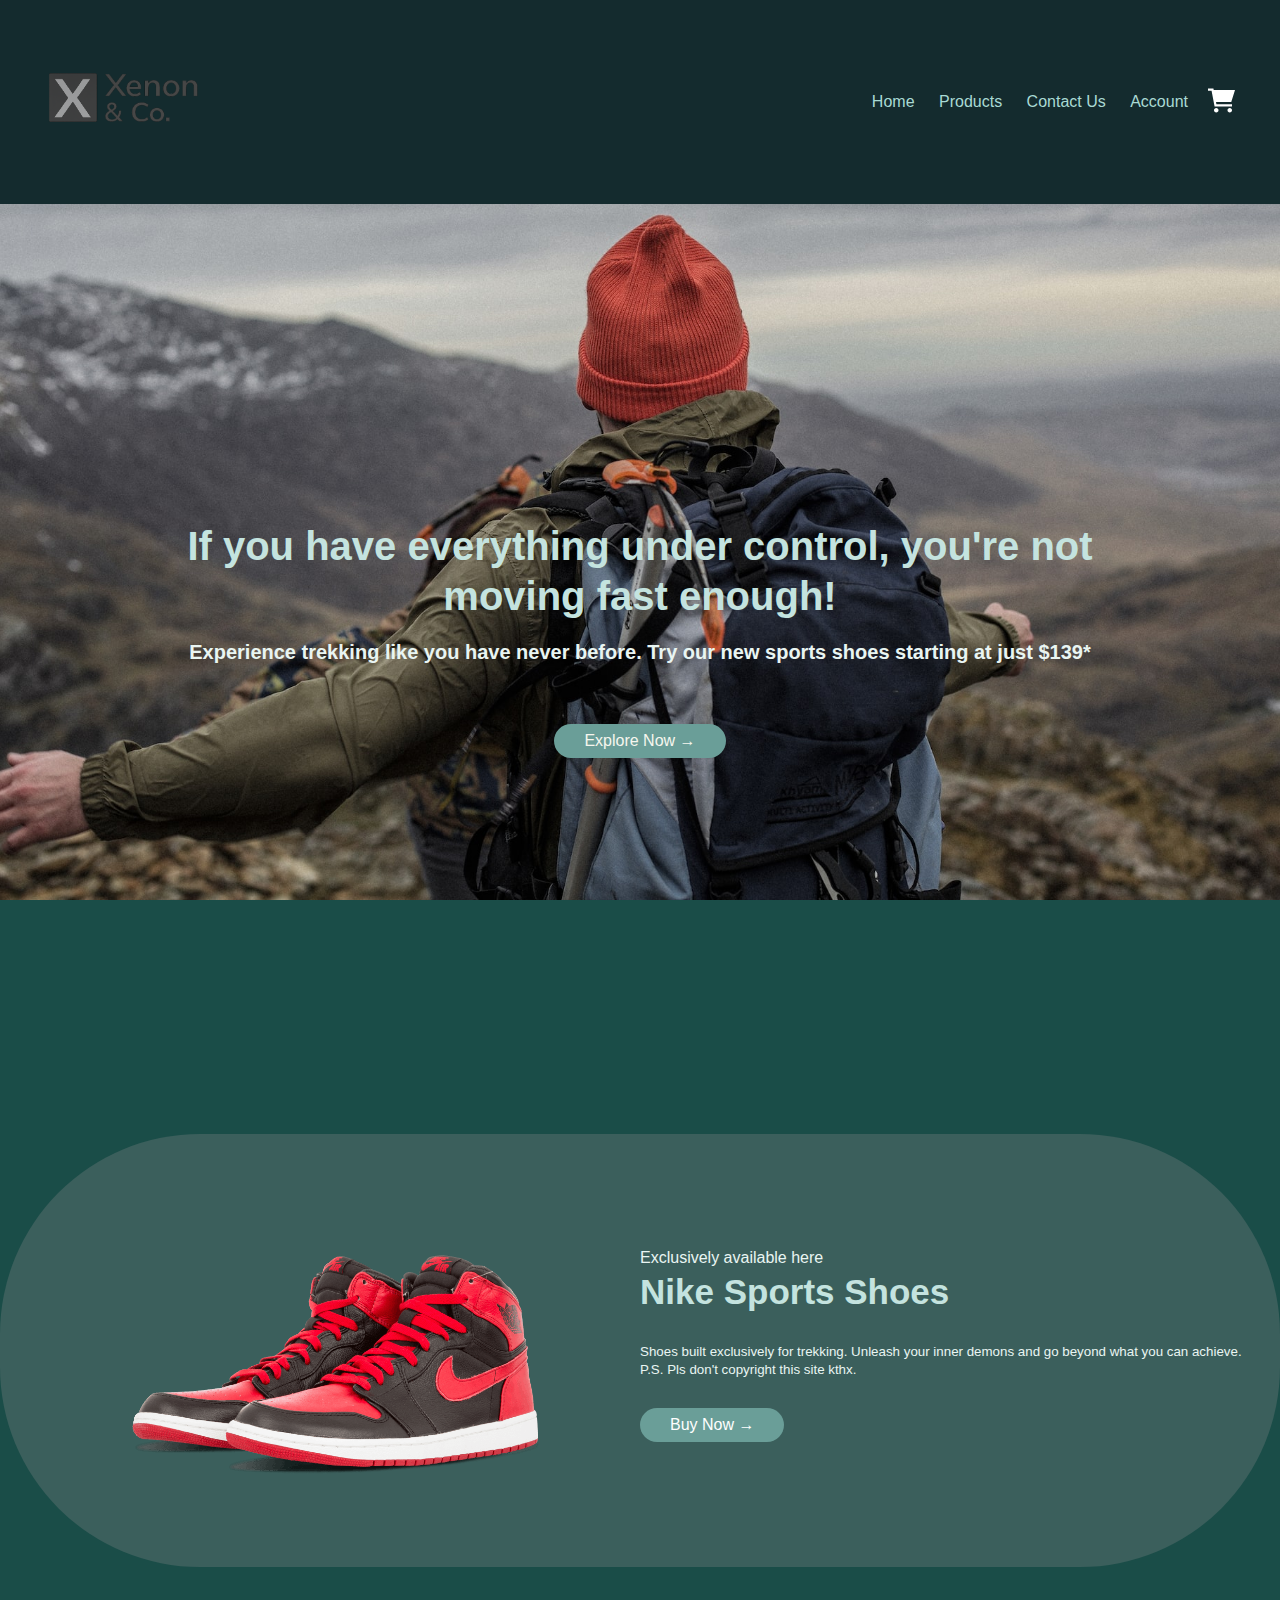
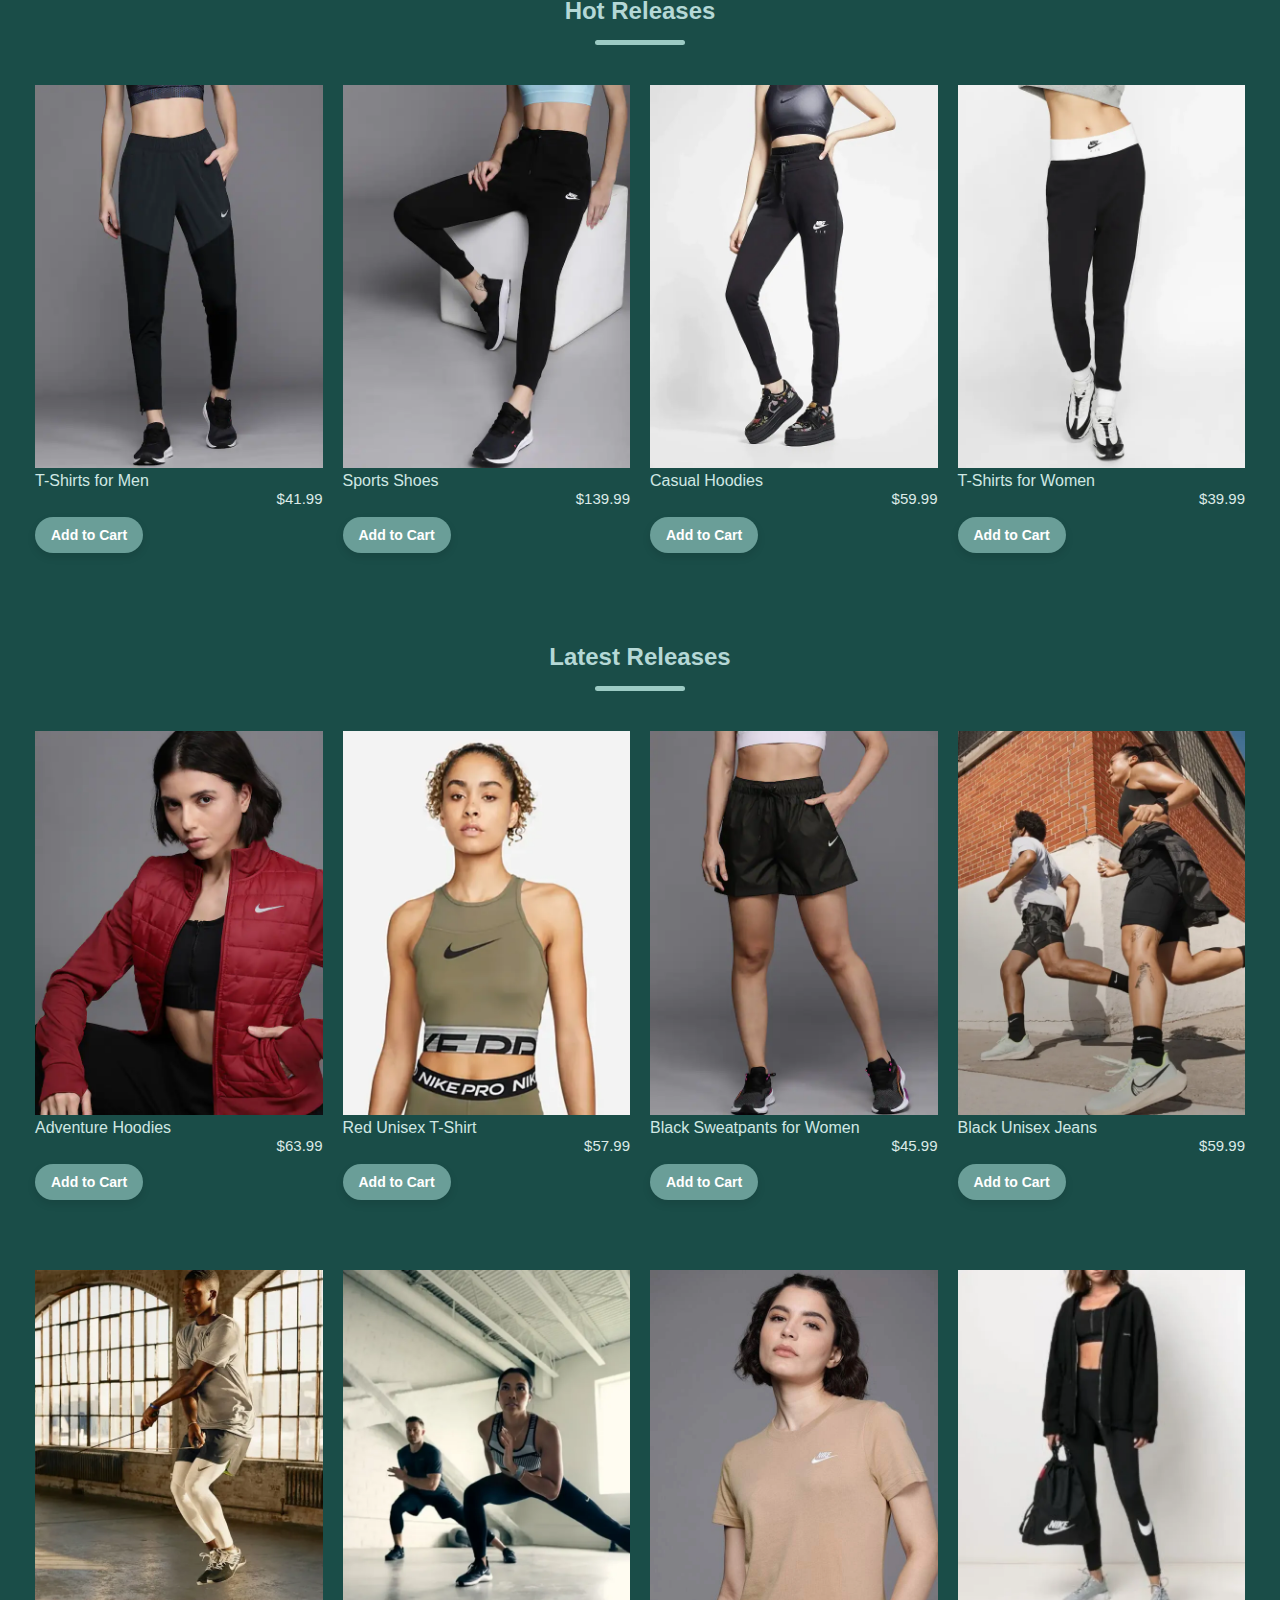
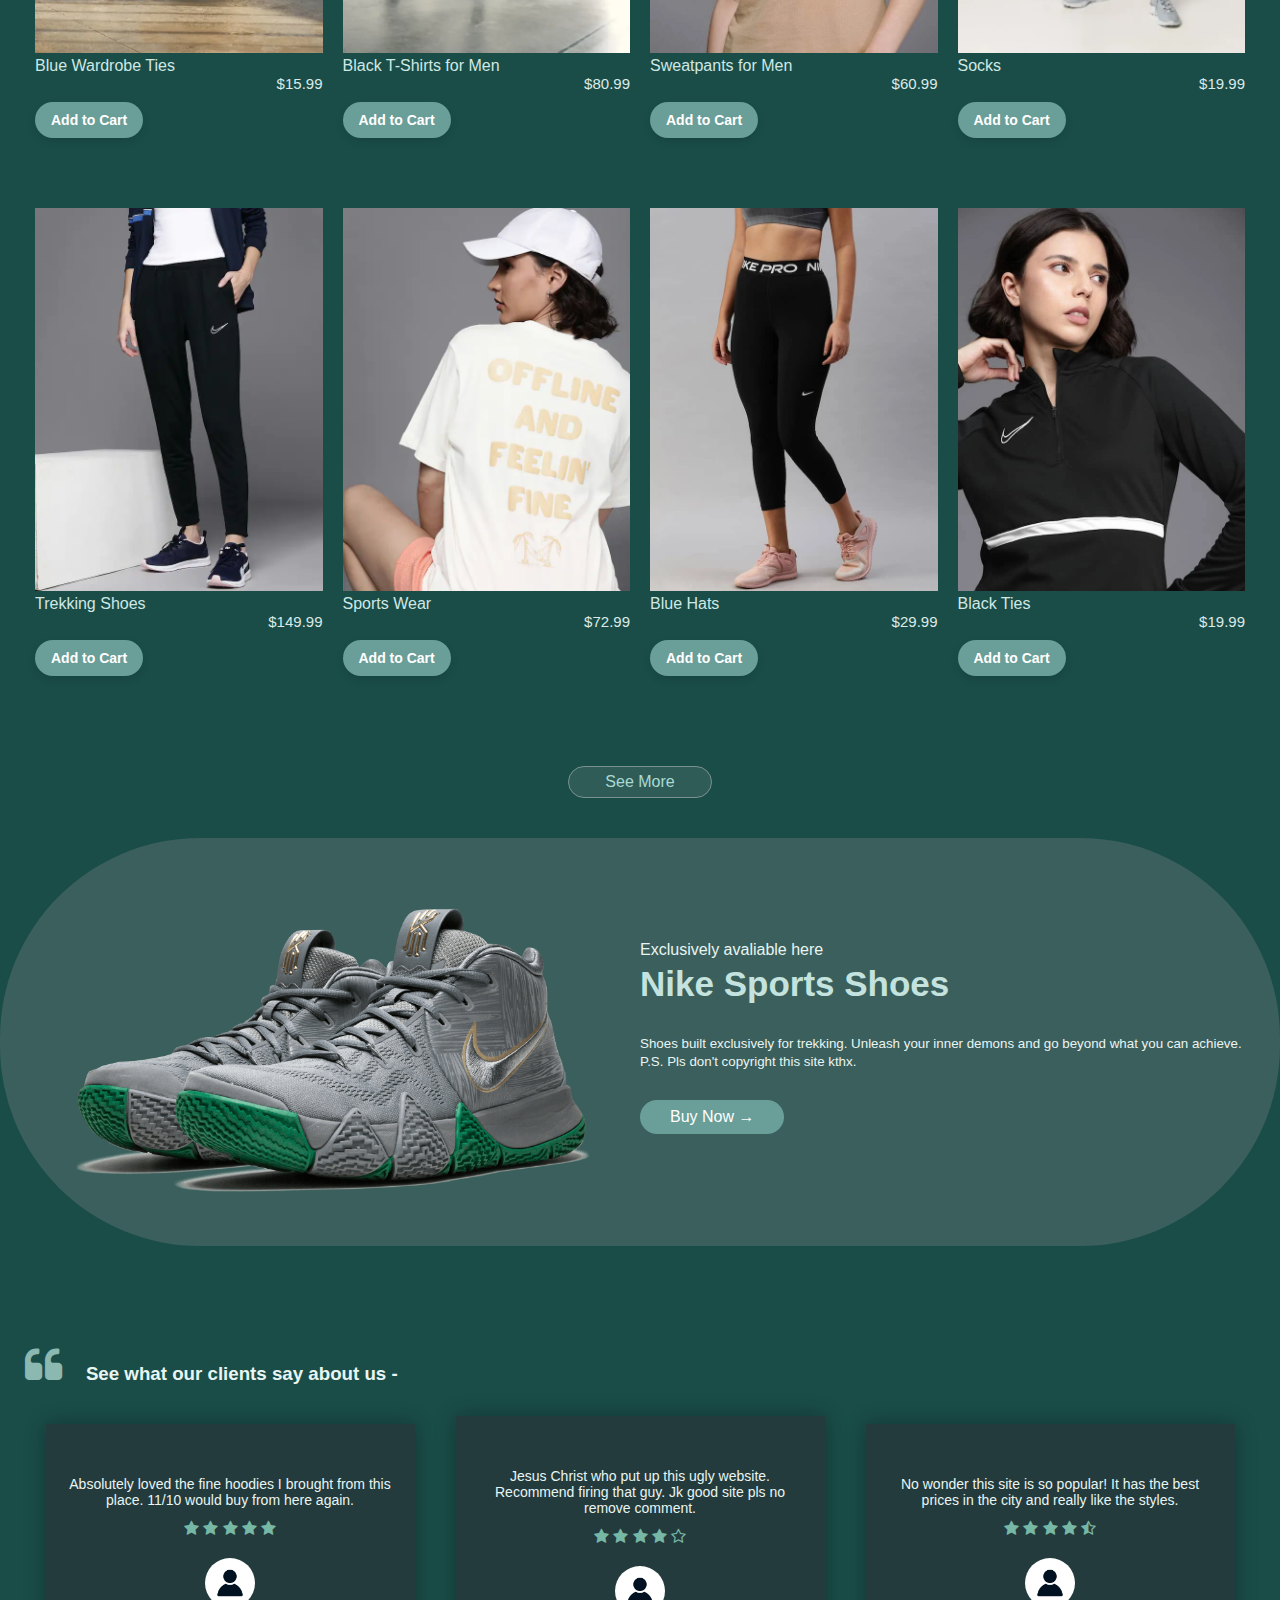
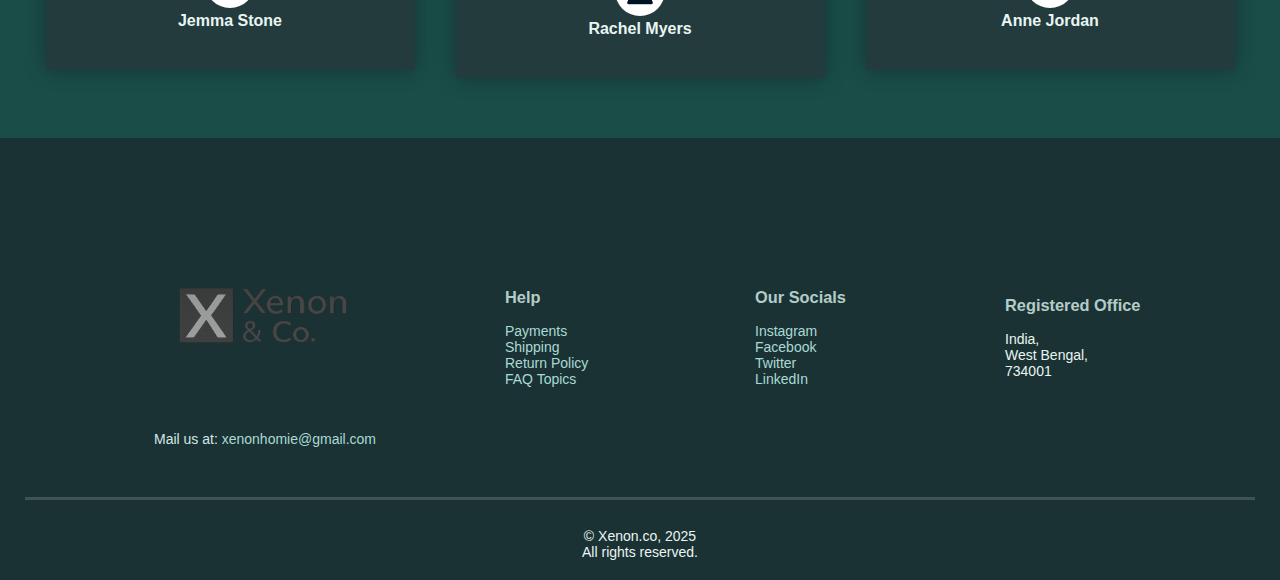
<file: index.html>
<!DOCTYPE html>
<html lang="en">
    <head>
        <meta charset="UTF-8">
        <meta name="viewport" content="width=device-width, initial-scale=1.0">
        <title>Xenon.co</title>
        <link rel="stylesheet" href="./src/css/main.css">
        <link rel="stylesheet" href="https://stackpath.bootstrapcdn.com/font-awesome/4.7.0/css/font-awesome.min.css">
		<link rel="icon" type="image/svg+xml" href="./images/header/favicon.png">
    </head>
    <body>
        <img src="./images/header/headerprod.jpg" style="display: none;">
        <div class="header">
            <div class="container">
                <div class="navbar">
                    <div class="logo">
                        <a href="./index.html"><img src="./images/header/complogo.png" alt="comp" width="225px"></a>
                    </div>
                    <nav>
                        <ul class="nav-menu">
                            <li class="nav-item"><a href="index.html">Home</a></li>
                            <li class="nav-item"><a href="products.html">Products</a></li>
                            <li class="nav-item"><a href="#footer">Contact Us</a></li>
                            <li class="nav-item"><a href="account.html">Account</a></li>
                        </ul>
                    </nav>
                    <a href="./cart.html"><img class="cart" src="./images/header/cart.svg"></a>
                    <div class="toggle"><i class="fa fa-bars"></i></div>
                </div>
            </div>
        </div>
        <div class="hero-section">
  <div class="headerimg">
    <h1>If you have everything under control, you're not moving fast enough!</h1>
    <h3>Experience trekking like you have never before. Try our new sports shoes starting at just $139*</h3>
    <a href="./product_details.html" class="btn">Explore Now &#8594;</a>
  </div>
</div>
        <div class="offer">
            <div class="small-container">
                <div class="child">
                    <div class="halfchild">
                        <img src="./images/promos/exclusive.png" class="offer-img">
                    </div>
                    <div class="halfchild">
                        <p>Exclusively available here</p>
                        <h1>Nike Sports Shoes</h1>
                        <small>
                            Shoes built exclusively for trekking. Unleash your inner demons and go beyond
                            what you can achieve. P.S. Pls don't copyright this site kthx.<br>
                        </small>
                        <a href="./product_details.html" class="btn">Buy Now &#8594;</a>
                    </div>
                </div>
            </div>
        </div>
        <div class="small-container">
  <h2>Hot Releases</h2>
  <div class="line1"></div>
  <div class="child">

    <div class="childprods">
      <img src="./images/products/product-1.webp">
      <h4>T-Shirts for Men</h4>
      <p>$41.99</p>
      <button class="add-to-cart-btn" data-name="T-Shirts for Men" data-price="41.99" data-img="./images/products/product-1.webp">Add to Cart</button>
    </div>

    <div class="childprods">
      <img src="./images/products/product-2.webp">
      <h4>Sports Shoes</h4>
      <p>$139.99</p>
      <button class="add-to-cart-btn" data-name="Sports Shoes" data-price="139.99" data-img="./images/products/product-2.webp">Add to Cart</button>
    </div>

    <div class="childprods">
      <img src="./images/products/product-3.webp">
      <h4>Casual Hoodies</h4>
      <p>$59.99</p>
      <button class="add-to-cart-btn" data-name="Casual Hoodies" data-price="59.99" data-img="./images/products/product-3.webp">Add to Cart</button>
    </div>

    <div class="childprods">
      <img src="./images/products/product-4.webp">
      <h4>T-Shirts for Women</h4>
      <p>$39.99</p>
      <button class="add-to-cart-btn" data-name="T-Shirts for Women" data-price="39.99" data-img="./images/products/product-4.webp">Add to Cart</button>
    </div>

  </div>

  <h2>Latest Releases</h2>
  <div class="line1"></div>
  <div class="child">

    <div class="childprods">
      <img src="./images/products/product-5.webp">
      <h4>Adventure Hoodies</h4>
      <p>$63.99</p>
      <button class="add-to-cart-btn" data-name="Adventure Hoodies" data-price="63.99" data-img="./images/products/product-5.webp">Add to Cart</button>
    </div>

    <div class="childprods">
      <img src="./images/products/product-6.webp">
      <h4>Red Unisex T-Shirt</h4>
      <p>$57.99</p>
      <button class="add-to-cart-btn" data-name="Red Unisex T-Shirt" data-price="57.99" data-img="./images/products/product-6.webp">Add to Cart</button>
    </div>

    <div class="childprods">
      <img src="./images/products/product-7.webp">
      <h4>Black Sweatpants for Women</h4>
      <p>$45.99</p>
      <button class="add-to-cart-btn" data-name="Black Sweatpants for Women" data-price="45.99" data-img="./images/products/product-7.webp">Add to Cart</button>
    </div>

    <div class="childprods">
      <img src="./images/products/product-8.webp">
      <h4>Black Unisex Jeans</h4>
      <p>$59.99</p>
      <button class="add-to-cart-btn" data-name="Black Unisex Jeans" data-price="59.99" data-img="./images/products/product-8.webp">Add to Cart</button>
    </div>

    <div class="childprods">
      <img src="./images/products/product-9.webp">
      <h4>Blue Wardrobe Ties</h4>
      <p>$15.99</p>
      <button class="add-to-cart-btn" data-name="Blue Wardrobe Ties" data-price="15.99" data-img="./images/products/product-9.webp">Add to Cart</button>
    </div>

    <div class="childprods">
      <img src="./images/products/product-10.webp">
      <h4>Black T-Shirts for Men</h4>
      <p>$80.99</p>
      <button class="add-to-cart-btn" data-name="Black T-Shirts for Men" data-price="80.99" data-img="./images/products/product-10.webp">Add to Cart</button>
    </div>

    <div class="childprods">
      <img src="./images/products/product-11.webp">
      <h4>Sweatpants for Men</h4>
      <p>$60.99</p>
      <button class="add-to-cart-btn" data-name="Sweatpants for Men" data-price="60.99" data-img="./images/products/product-11.webp">Add to Cart</button>
    </div>

    <div class="childprods">
      <img src="./images/products/product-12.webp">
      <h4>Socks</h4>
      <p>$19.99</p>
      <button class="add-to-cart-btn" data-name="Socks" data-price="19.99" data-img="./images/products/product-12.webp">Add to Cart</button>
    </div>

    <div class="childprods">
      <img src="./images/products/product-13.webp">
      <h4>Trekking Shoes</h4>
      <p>$149.99</p>
      <button class="add-to-cart-btn" data-name="Trekking Shoes" data-price="149.99" data-img="./images/products/product-13.webp">Add to Cart</button>
    </div>

    <div class="childprods">
      <img src="./images/products/product-14.webp">
      <h4>Sports Wear</h4>
      <p>$72.99</p>
      <button class="add-to-cart-btn" data-name="Sports Wear" data-price="72.99" data-img="./images/products/product-14.webp">Add to Cart</button>
    </div>

    <div class="childprods">
      <img src="./images/products/product-15.webp">
      <h4>Blue Hats</h4>
      <p>$29.99</p>
      <button class="add-to-cart-btn" data-name="Blue Hats" data-price="29.99" data-img="./images/products/product-15.webp">Add to Cart</button>
    </div>

    <div class="childprods">
      <img src="./images/products/product-16.webp">
      <h4>Black Ties</h4>
      <p>$19.99</p>
      <button class="add-to-cart-btn" data-name="Black Ties" data-price="19.99" data-img="./images/products/product-16.webp">Add to Cart</button>
    </div>

  </div>
</div>

        <div class="more">
            <a href="./products.html">See More</a>
        </div>
        <div class="offer">
            <div class="small-container">
                <div class="child">
                    <div class="halfchild">
                        <img src="./images/promos/exclusive2.png" class="offer-img">
                    </div>
                    <div class="halfchild">
                        <p>Exclusively avaliable here</p>
                        <h1>Nike Sports Shoes</h1>
                        <small>
                            Shoes built exclusively for trekking. Unleash your inner demons and go beyond
                            what you can achieve. P.S. Pls don't copyright this site kthx.<br>
                        </small>
                        <a href="./product_details.html" class="btn">Buy Now &#8594;</a>
                    </div>
                </div>
            </div>
        </div>
        <div class="testimonial">
            <div class="small-container">
                <h3><i class="fa fa-quote-left"></i> &emsp;See what our clients say about us -</h3>
                <div class="child">
                    <div class="testchild">
                        <p>Absolutely loved the fine hoodies I brought from this place. 11/10 would buy from here again.</p>
                        <div class="rating">
                            <i class="fa fa-star"></i>
                            <i class="fa fa-star"></i>
                            <i class="fa fa-star"></i>
                            <i class="fa fa-star"></i>
                            <i class="fa fa-star"></i>
                        </div>
                        <img src="./images/testimonials/user.jpg">
                        <h3>Jemma Stone</h3>
                    </div>
                    <div class="testchild">
                        <p>Jesus Christ who put up this ugly website. Recommend firing that guy. Jk good site pls no remove comment.</p>
                        <div class="rating">
                            <i class="fa fa-star"></i>
                            <i class="fa fa-star"></i>
                            <i class="fa fa-star"></i>
                            <i class="fa fa-star"></i>
                            <i class="fa fa-star-o"></i>
                        </div>
                        <img src="./images/testimonials/user.jpg">
                        <h3>Rachel Myers</h3>
                    </div>
                    <div class="testchild">
                        <p>No wonder this site is so popular! It has the best prices in the city and really like the styles.</p>
                        <div class="rating">
                            <i class="fa fa-star"></i>
                            <i class="fa fa-star"></i>
                            <i class="fa fa-star"></i>
                            <i class="fa fa-star"></i>
                            <i class="fa fa-star-half-o"></i>
                        </div>
                        <img src="./images/testimonials/user.jpg">
                        <h3>Anne Jordan</h3>
                    </div>
                </div>
            </div>
        </div>
        <div class="footer" id="footer">
    <div class="container">
        <div class="child">
            <div class="footerChild1">
                <img src="./images/header/complogo.png" alt="Xenon Logo">
                <h4>Mail us at: <a href="mailto:xenonhomie@gmail.com">xenonhomie@gmail.com</a></h4>
            </div>
            <div class="footerChild2">
                <h3>Help</h3>
                <ul>
                    <li><a href="linkgoeshere">Payments</a></li>
                    <li><a href="linkgoeshere">Shipping</a></li>
                    <li><a href="linkgoeshere">Return Policy</a></li>
                    <li><a href="linkgoeshere">FAQ Topics</a></li>
                </ul>
            </div>
            <div class="footerChild2">
                <h3>Our Socials</h3>
                <ul>
                    <li><a href="linkgoeshere">Instagram</a></li>
                    <li><a href="linkgoeshere">Facebook</a></li>
                    <li><a href="linkgoeshere">Twitter</a></li>
                    <li><a href="linkgoeshere">LinkedIn</a></li>
                </ul>
            </div>
            <div class="footerChild2">
                <h3>Registered Office</h3>
                <ul>
                    <li>India,</li>
                    <li>West Bengal,</li>
                    <li>734001</li>
                </ul>
            </div>
        </div>
        <div class="belowfooter">
            &copy; Xenon.co, 2025 <br>
            All rights reserved.
        </div>
    </div>
</div>
        <script src="./src/js/script.js"></script>
    </body>
</html>
</file>
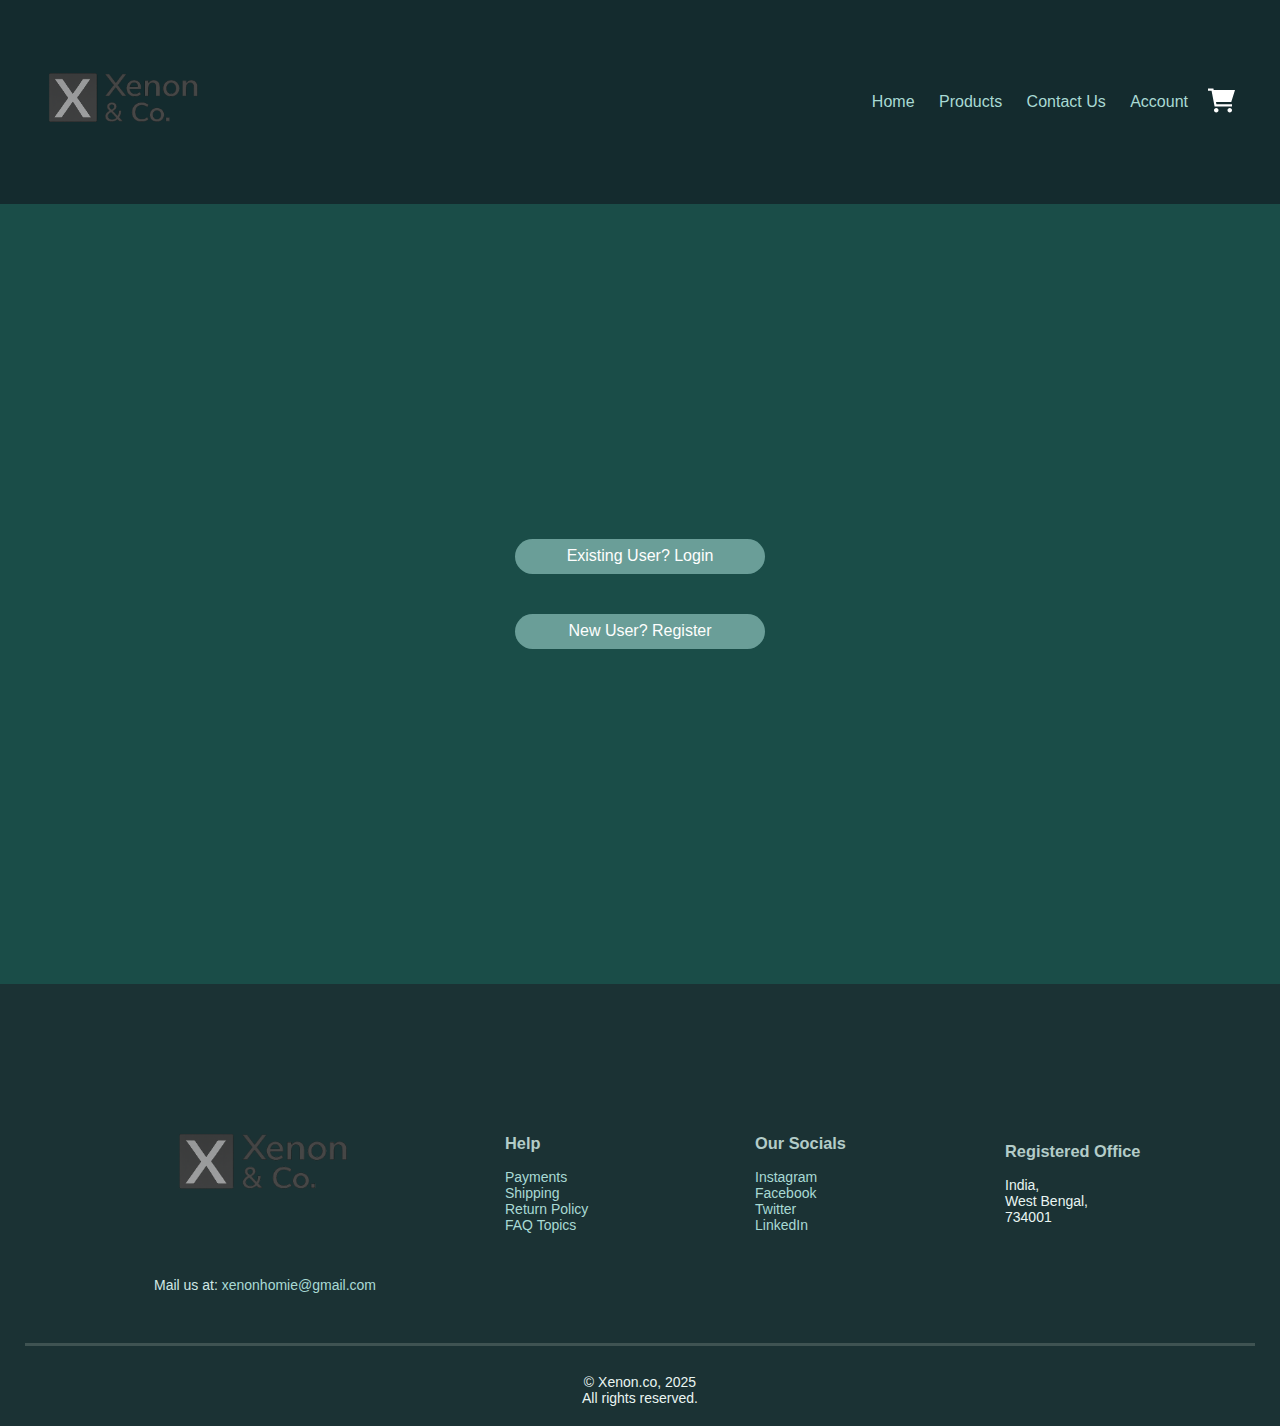
<file: account.html>
<!DOCTYPE html>
<html lang="en">
    <head>
        <meta charset="UTF-8">
        <meta name="viewport" content="width=device-width, initial-scale=1.0">
        <title>Account | Xenon.co</title>
        <link rel="stylesheet" href="./src/css/main.css">
        <link rel="stylesheet" href="https://stackpath.bootstrapcdn.com/font-awesome/4.7.0/css/font-awesome.min.css">
        <link rel="icon" type="image/svg+xml" href="./images/header/favicon.png">
    </head>
    <body>
        <img src="./images/header/headerprod.jpg" style="display: none;">
        <div class="header">
            <div class="container">
                <div class="navbar">
                    <div class="logo">
                        <a href="./index.html"><img src="./images/header/complogo.png" alt="comp" width="225px"></a>
                    </div>
                    <nav>
                        <ul class="nav-menu">
                            <li class="nav-item"><a href="index.html">Home</a></li>
                            <li class="nav-item"><a href="products.html">Products</a></li>
                            <li class="nav-item"><a href="#footer">Contact Us</a></li>
                            <li class="nav-item"><a href="account.html">Account</a></li>
                        </ul>
                    </nav>
                    <a href="cart.html"><img class="cart" src="./images/header/cart.svg"></a>
                    <div class="toggle"><i class="fa fa-bars"></i></div>
                </div>
            </div>
        </div>
        <div class="container">
            <div class="formPage">
                <div class="btn" id="removeLog" onclick="login()">Existing User? Login</div>
                <div class="btn" id="removeReg" onclick="register()">New User? Register</div>
                <form class= "showForm" id="loginForm">
                    <h3>Login</h3>
                    <input type="text" placeholder="Username" required>
                    <input type="password" placeholder="Password" required>
                    <button type="submit" class="btn">Login</button>
                    <a href="linkgoeshere">Forgot Password</a>
                </form>
                <form class="showForm" id="registerForm">
                    <h3>Register</h3>
                    <input type="text" placeholder="Username" required>
                    <input type="email" placeholder="E-mail" required>
                    <input type="password" placeholder="Password" required>
                    <small>I agree to the following Terms and Conditions*</small>
                    <button type="submit" class="btn">Register</button>
                </form>
            </div>
        </div>
        <div class="footer" id="footer">
    <div class="container">
        <div class="child">
            <div class="footerChild1">
                <img src="./images/header/complogo.png" alt="Xenon Logo">
                <h4>Mail us at: <a href="mailto:xenonhomie@gmail.com">xenonhomie@gmail.com</a></h4>
            </div>
            <div class="footerChild2">
                <h3>Help</h3>
                <ul>
                    <li><a href="linkgoeshere">Payments</a></li>
                    <li><a href="linkgoeshere">Shipping</a></li>
                    <li><a href="linkgoeshere">Return Policy</a></li>
                    <li><a href="linkgoeshere">FAQ Topics</a></li>
                </ul>
            </div>
            <div class="footerChild2">
                <h3>Our Socials</h3>
                <ul>
                    <li><a href="linkgoeshere">Instagram</a></li>
                    <li><a href="linkgoeshere">Facebook</a></li>
                    <li><a href="linkgoeshere">Twitter</a></li>
                    <li><a href="linkgoeshere">LinkedIn</a></li>
                </ul>
            </div>
            <div class="footerChild2">
                <h3>Registered Office</h3>
                <ul>
                    <li>India,</li>
                    <li>West Bengal,</li>
                    <li>734001</li>
                </ul>
            </div>
        </div>
        <div class="belowfooter">
            &copy; Xenon.co, 2025 <br>
            All rights reserved.
        </div>
    </div>
</div>
        <script src="./src/js/script.js"></script>
    </body>
</html>
</file>
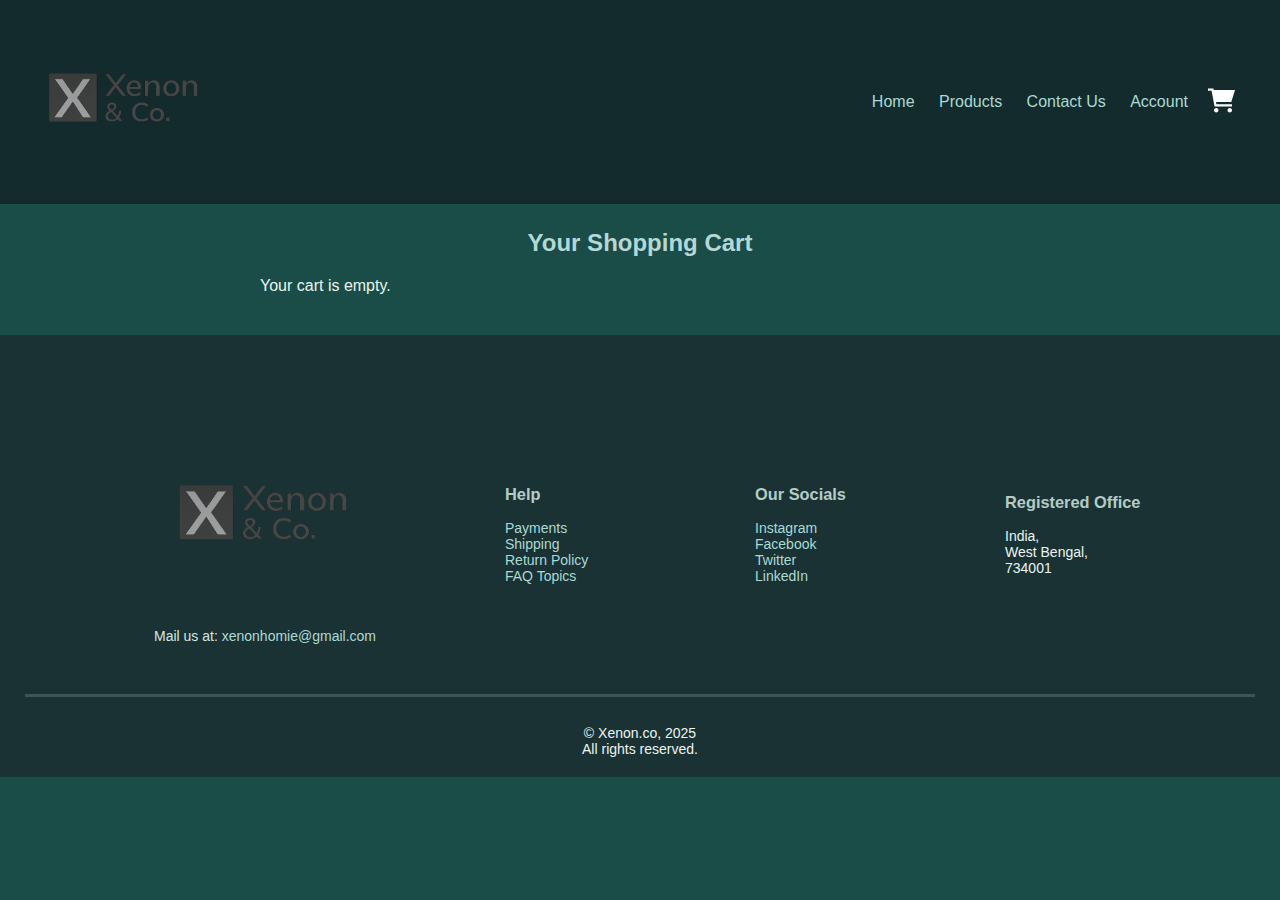
<file: cart.html>
<!DOCTYPE html>
<html lang="en">
<head>
  <meta charset="UTF-8" />
  <meta name="viewport" content="width=device-width, initial-scale=1.0"/>
  <title>Cart | Xenon.co</title>
  <link rel="stylesheet" href="./src/css/main.css"/>
  <link rel="stylesheet" href="https://stackpath.bootstrapcdn.com/font-awesome/4.7.0/css/font-awesome.min.css"/>
  <link rel="icon" type="image/svg+xml" href="./images/header/favicon.png"/>
  <style>
    /* Cart Styling */
    #cart-items {
      padding: 20px;
      max-width: 800px;
      margin: 0 auto;
    }

    .cart-item {
      display: flex;
      align-items: center;
      justify-content: space-between;
      border-bottom: 1px solid #ddd;
      padding: 15px 0;
    }

    .cart-item img {
      width: 60px;
      height: auto;
      border-radius: 8px;
      margin-right: 20px;
    }

    .cart-item-details {
      flex: 1;
      display: flex;
      align-items: center;
    }

    .cart-item-details h4 {
      font-size: 16px;
      margin: 0;
    }

    .cart-item-price {
      font-size: 16px;
      font-weight: bold;
      color: #333;
    }

    #cart-total {
      text-align: right;
      font-size: 18px;
      font-weight: bold;
      margin-top: 20px;
    }
  </style>
</head>
<body>
  <img src="./images/header/headerprod.jpg" style="display: none;" />
  <div class="header">
    <div class="container">
      <div class="navbar">
        <div class="logo">
          <a href="./index.html"><img src="./images/header/complogo.png" alt="comp" width="225px" /></a>
        </div>
        <nav>
          <ul class="nav-menu">
            <li class="nav-item"><a href="index.html">Home</a></li>
            <li class="nav-item"><a href="products.html">Products</a></li>
            <li class="nav-item"><a href="#footer">Contact Us</a></li>
            <li class="nav-item"><a href="account.html">Account</a></li>
          </ul>
        </nav>
        <a href="./cart.html"><img class="cart" src="./images/header/cart.svg" /></a>
        <div class="toggle"><i class="fa fa-bars"></i></div>
      </div>
    </div>
  </div>

  <div class="container">
    <h2 style="text-align: center;">Your Shopping Cart</h2>
    <div id="cart-items"></div>
    <div id="cart-total"></div>
  </div>

  <div class="footer" id="footer">
    <div class="container">
      <div class="child">
        <div class="footerChild1">
          <img src="./images/header/complogo.png" alt="Xenon Logo" />
          <h4>Mail us at: <a href="mailto:xenonhomie@gmail.com">xenonhomie@gmail.com</a></h4>
        </div>
        <div class="footerChild2">
          <h3>Help</h3>
          <ul>
            <li><a href="#">Payments</a></li>
            <li><a href="#">Shipping</a></li>
            <li><a href="#">Return Policy</a></li>
            <li><a href="#">FAQ Topics</a></li>
          </ul>
        </div>
        <div class="footerChild2">
          <h3>Our Socials</h3>
          <ul>
            <li><a href="#">Instagram</a></li>
            <li><a href="#">Facebook</a></li>
            <li><a href="#">Twitter</a></li>
            <li><a href="#">LinkedIn</a></li>
          </ul>
        </div>
        <div class="footerChild2">
          <h3>Registered Office</h3>
          <ul>
            <li>India,</li>
            <li>West Bengal,</li>
            <li>734001</li>
          </ul>
        </div>
      </div>
      <div class="belowfooter">
        &copy; Xenon.co, 2025 <br />
        All rights reserved.
      </div>
    </div>
  </div>

  <script>
    // Render cart items
    function renderCart() {
  const cartContainer = document.getElementById("cart-items");
  const totalContainer = document.getElementById("cart-total");
  const cart = JSON.parse(localStorage.getItem("cart")) || [];

  if (cart.length === 0) {
    cartContainer.innerHTML = "<p>Your cart is empty.</p>";
    totalContainer.textContent = "";
    return;
  }

  let total = 0;
  cartContainer.innerHTML = "";
  cart.forEach((item, index) => {
    total += item.price;

    const cartItem = document.createElement("div");
    cartItem.classList.add("cart-item");

    cartItem.innerHTML = `
      <div class="cart-left">
        <img src="${item.image}" alt="${item.name}" />
        <div class="cart-info">
          <h4>${item.name}</h4>
          <p>$${item.price.toFixed(2)}</p>
        </div>
      </div>
      <button class="remove-btn" data-index="${index}">Remove</button>
    `;

    cartContainer.appendChild(cartItem);
  });

  totalContainer.innerHTML = `Total: <span>$${total.toFixed(2)}</span>`;

  // Attach event listeners to remove buttons
  const removeButtons = document.querySelectorAll(".remove-btn");
  removeButtons.forEach((btn) => {
    btn.addEventListener("click", function () {
      const index = parseInt(this.getAttribute("data-index"));
      removeFromCart(index);
    });
  });
}
function removeFromCart(index) {
  const cart = JSON.parse(localStorage.getItem("cart")) || [];
  cart.splice(index, 1); // Remove the item
  localStorage.setItem("cart", JSON.stringify(cart));
  renderCart(); // Re-render cart
}


  </script>
  <script src="./src/js/script.js"></script>
</body>
</html>
</file>
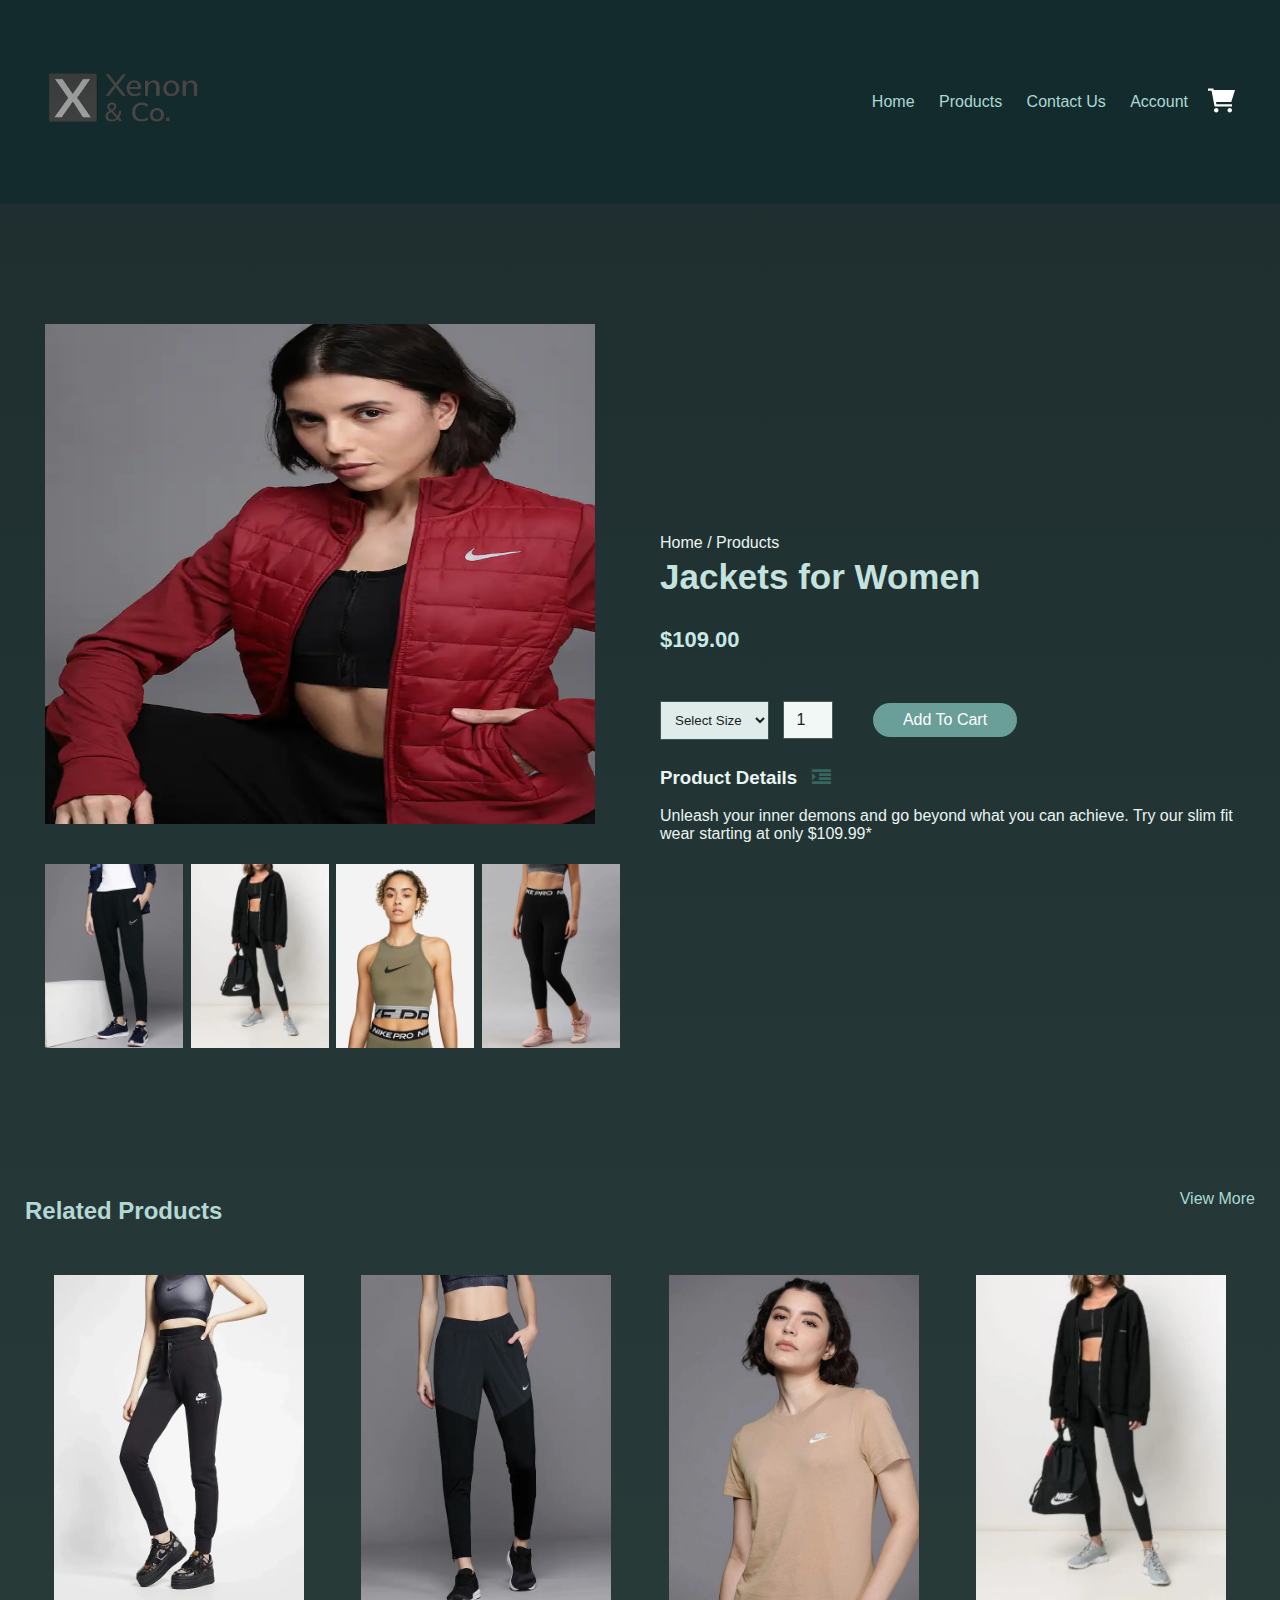
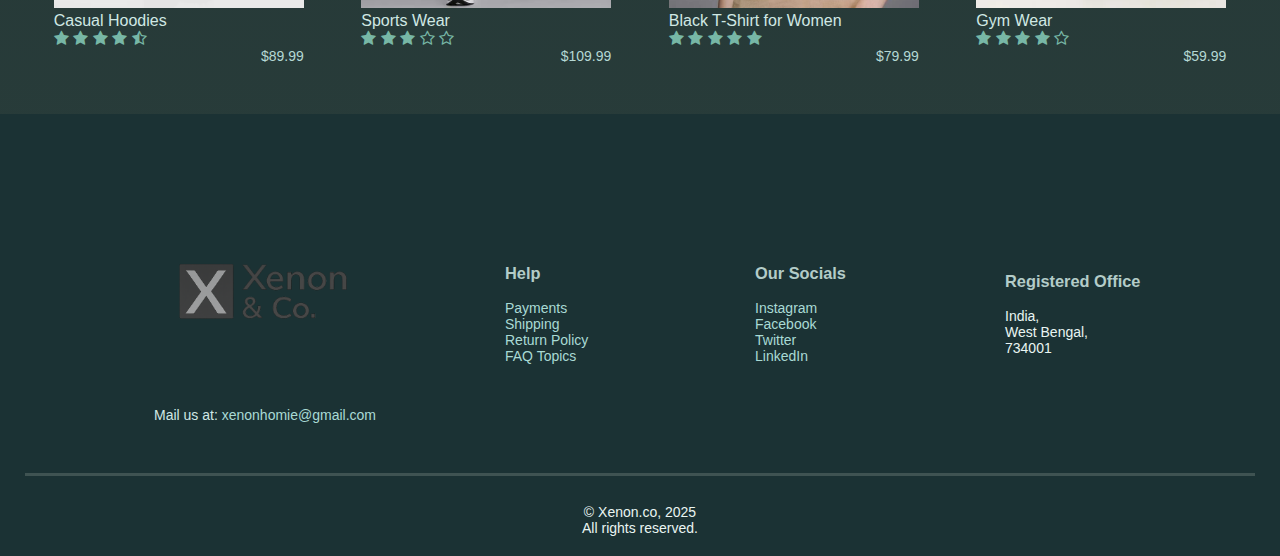
<file: product_details.html>
<!DOCTYPE html>
<html lang="en">
    <head>
        <meta charset="UTF-8">
        <meta name="viewport" content="width=device-width, initial-scale=1.0">
        <title>Product-109B | Xenon.co</title>
        <link rel="stylesheet" href="./src/css/main.css">
        <link rel="stylesheet" href="https://stackpath.bootstrapcdn.com/font-awesome/4.7.0/css/font-awesome.min.css">
        <link rel="icon" type="image/svg+xml" href="./images/header/favicon.png">
    </head>
    <body class="ohhh">
        <div class="header">
            <div class="container">
                <div class="navbar">
                    <div class="logo">
                        <a href="./index.html"><img src="./images/header/complogo.png" alt="comp" width="225px"></a>
                    </div>
                    <nav>
                        <ul class="nav-menu">
                            <li class="nav-item"><a href="index.html">Home</a></li>
                            <li class="nav-item"><a href="products.html">Products</a></li>
                            <li class="nav-item"><a href="#footer">Contact Us</a></li>
                            <li class="nav-item"><a href="account.html">Account</a></li>
                        </ul>
                    </nav>
                    <a href="./cart.html"><img class="cart" src="./images/header/cart.svg"></a>
                    <div class="toggle"><i class="fa fa-bars"></i></div>
                </div>
            </div>
        </div>
        <div class="small-container single-product">
            <div class="child">
                <div class="halfchild">
                    <img src="./images/products/product-5.webp" width="550px" height="500px" id="prodImg"><br><br><br>
                    <div class="small-img-child">
                        <div class="small-img-col">
                            <img src="./images/products/product-13.webp" width="100%" class="small-img">
                        </div>
                        <div class="small-img-col">
                            <img src="./images/products/product-12.webp" width="100%" class="small-img">
                        </div>
                        <div class="small-img-col">
                            <img src="./images/products/product-6.webp" width="100%" class="small-img">
                        </div>
                        <div class="small-img-col">
                            <img src="./images/products/product-15.webp" width="100%" class="small-img">
                        </div>
                    </div>
                </div>
                <div class="halfchild">
                    <p>Home / Products</p>
                    <h1>Jackets for Women</h1>
                    <h4>$109.00</h4>
                    <select>
                        <option disabled selected>Select Size</option>
                        <option>XXL</option>
                        <option>XL</option>
                        <option>L</option>
                        <option>M</option>
                        <option>S</option>
                    </select>
                    <input type="number" value="1">
                    <a href="./cart.html" class="btn">Add To Cart</a>
                    <h3>Product Details <i class="fa fa-indent"></i></h3>
                    <br>
                    <p>
                        Unleash your inner demons and go beyond what you can achieve. Try our slim fit wear
                        starting at only $109.99*
                    </p>
                </div>
            </div>
        </div>
        <div class="small-container">
            <div class="child child-2">
                <h2>Related Products</h2>
                <p><a href="./products.html">View More</a></p>
            </div>
        </div>
        <div class="small-container">
            <div class="child">
                <div class="footerChild2">
                    <img src="./images/products/product-3.webp">
                    <h4>Casual Hoodies</h4>
                    <div class="rating">
                        <i class="fa fa-star"></i>
                        <i class="fa fa-star"></i>
                        <i class="fa fa-star"></i>
                        <i class="fa fa-star"></i>
                        <i class="fa fa-star-half-o"></i>
                    </div>
                    <p>$89.99</p>
                </div>
                <div class="footerChild2">
                    <img src="./images/products/product-1.webp">
                    <h4>Sports Wear</h4>
                    <div class="rating">
                        <i class="fa fa-star"></i>
                        <i class="fa fa-star"></i>
                        <i class="fa fa-star"></i>
                        <i class="fa fa-star-o"></i>
                        <i class="fa fa-star-o"></i>
                    </div>
                    <p>$109.99</p>
                </div>
                <div class="footerChild2">
                    <img src="./images/products/product-11.webp">
                    <h4>Black T-Shirt for Women</h4>
                    <div class="rating">
                        <i class="fa fa-star"></i>
                        <i class="fa fa-star"></i>
                        <i class="fa fa-star"></i>
                        <i class="fa fa-star"></i>
                        <i class="fa fa-star"></i>
                    </div>
                    <p>$79.99</p>
                </div>
                <div class="footerChild2">
                    <img src="./images/products/product-12.webp">
                    <h4>Gym Wear</h4>
                    <div class="rating">
                        <i class="fa fa-star"></i>
                        <i class="fa fa-star"></i>
                        <i class="fa fa-star"></i>
                        <i class="fa fa-star"></i>
                        <i class="fa fa-star-o"></i>
                    </div>
                    <p>$59.99</p>
                </div>
            </div>
        </div>
        <div class="footer" id="footer">
    <div class="container">
        <div class="child">
            <div class="footerChild1">
                <img src="./images/header/complogo.png" alt="Xenon Logo">
                <h4>Mail us at: <a href="mailto:xenonhomie@gmail.com">xenonhomie@gmail.com</a></h4>
            </div>
            <div class="footerChild2">
                <h3>Help</h3>
                <ul>
                    <li><a href="linkgoeshere">Payments</a></li>
                    <li><a href="linkgoeshere">Shipping</a></li>
                    <li><a href="linkgoeshere">Return Policy</a></li>
                    <li><a href="linkgoeshere">FAQ Topics</a></li>
                </ul>
            </div>
            <div class="footerChild2">
                <h3>Our Socials</h3>
                <ul>
                    <li><a href="linkgoeshere">Instagram</a></li>
                    <li><a href="linkgoeshere">Facebook</a></li>
                    <li><a href="linkgoeshere">Twitter</a></li>
                    <li><a href="linkgoeshere">LinkedIn</a></li>
                </ul>
            </div>
            <div class="footerChild2">
                <h3>Registered Office</h3>
                <ul>
                    <li>India,</li>
                    <li>West Bengal,</li>
                    <li>734001</li>
                </ul>
            </div>
        </div>
        <div class="belowfooter">
            &copy; Xenon.co, 2025 <br>
            All rights reserved.
        </div>
    </div>
</div>
        <script src="./src/js/script.js"></script>
    </body>
</html>
</file>
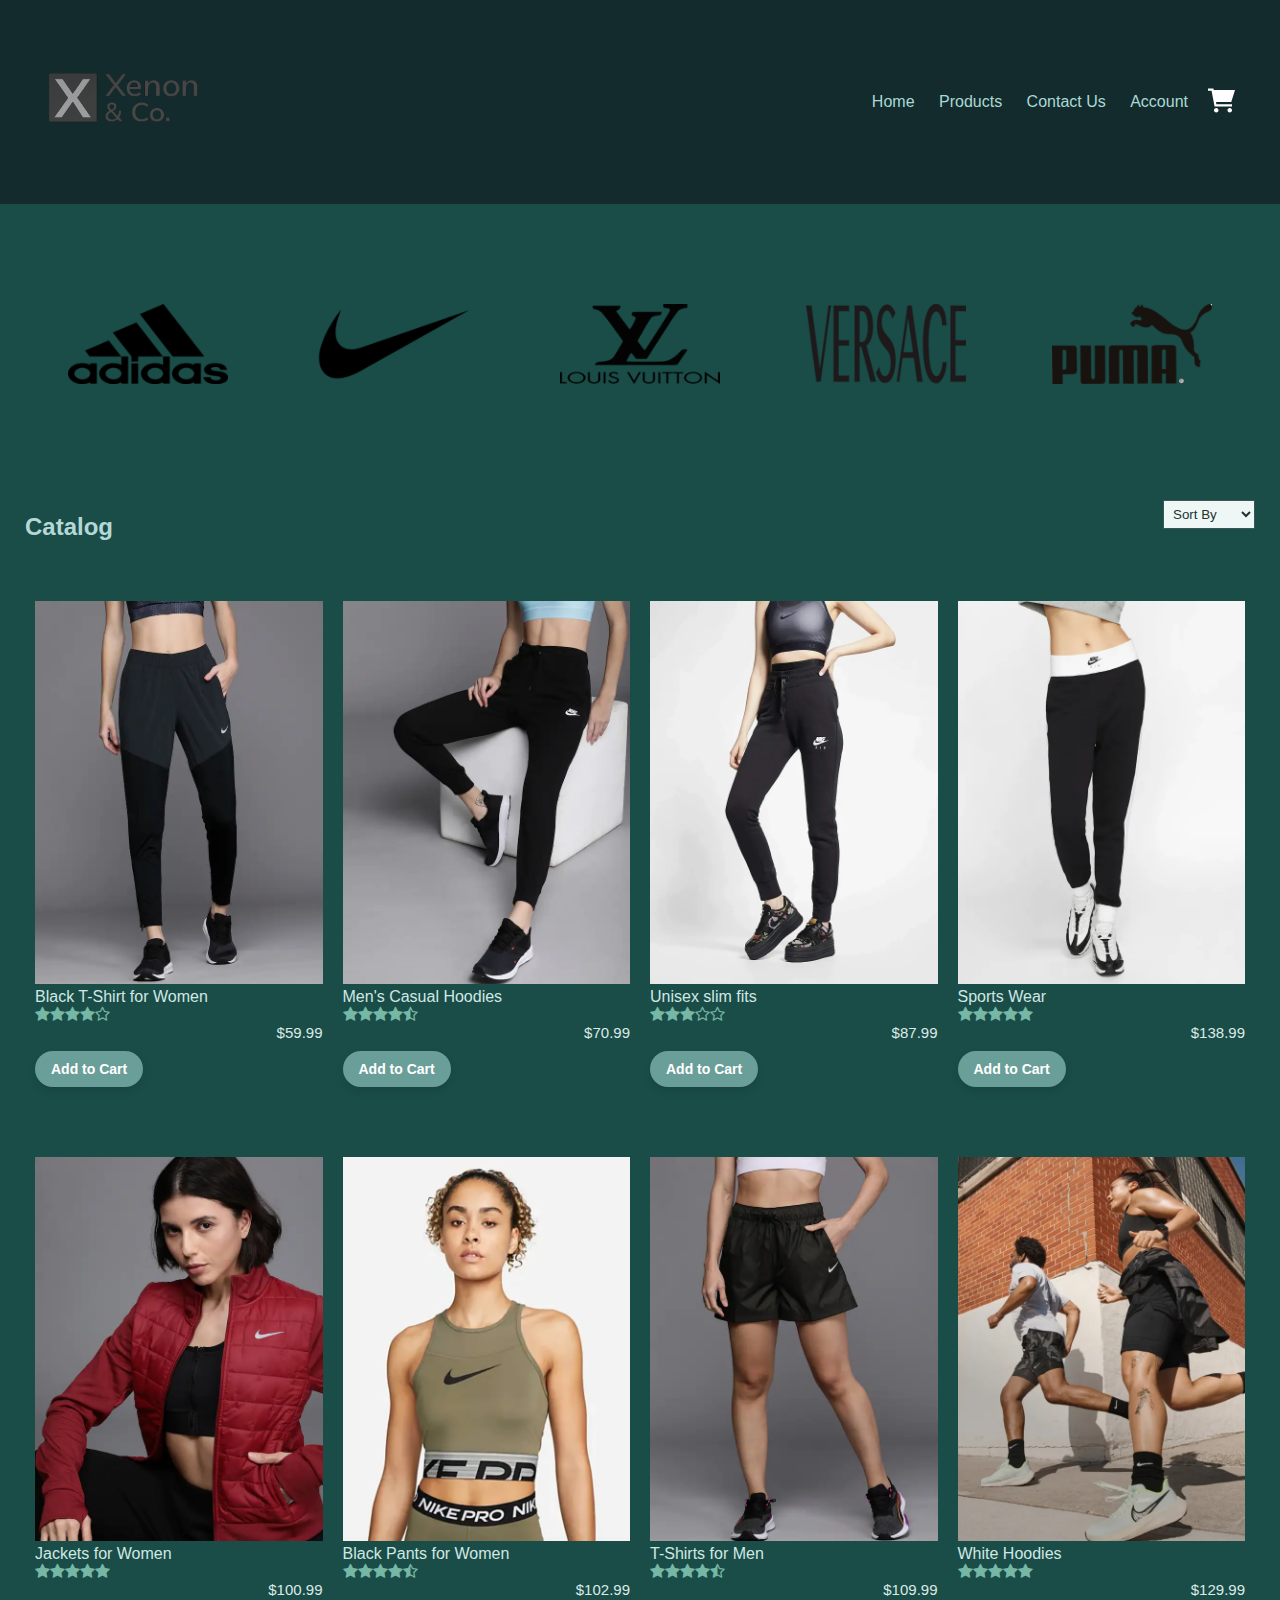
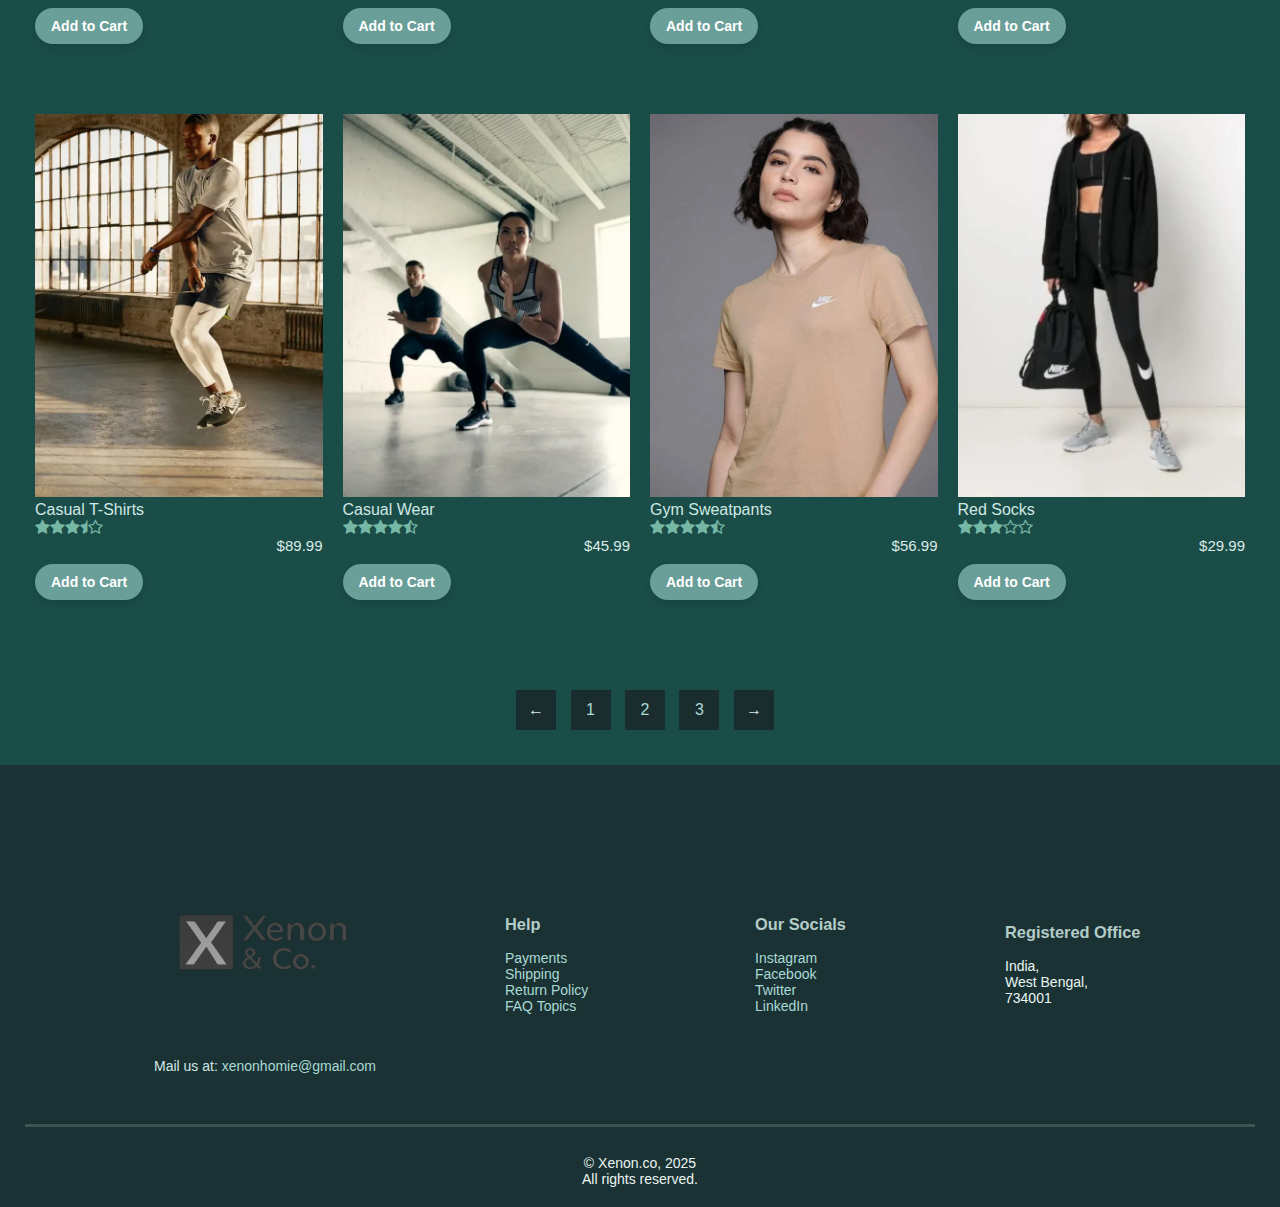
<file: products.html>
<!DOCTYPE html>
<html lang="en">
    <head>
        <meta charset="UTF-8">
        <meta name="viewport" content="width=device-width, initial-scale=1.0">
        <title>Products | Xenon.co</title>
        <link rel="stylesheet" href="./src/css/main.css">
        <link rel="stylesheet" href="https://stackpath.bootstrapcdn.com/font-awesome/4.7.0/css/font-awesome.min.css">
        <link rel="icon" type="image/svg+xml" href="./images/header/favicon.png">
    </head>
    <body>
        <img src="./images/header/headerprod.jpg" style="display: none;">
        <div class="header">
            <div class="container">
                <div class="navbar">
                    <div class="logo">
                        <a href="./index.html"><img src="./images/header/complogo.png" alt="comp" width="225px"></a>
                    </div>
                    <nav>
                        <ul class="nav-menu">
                            <li class="nav-item"><a href="index.html">Home</a></li>
                            <li class="nav-item"><a href="products.html">Products</a></li>
                            <li class="nav-item"><a href="#footer">Contact Us</a></li>
                            <li class="nav-item"><a href="account.html">Account</a></li>
                        </ul>
                    </nav>
                    <a href="./cart.html"><img class="cart" src="./images/header/cart.svg"></a>
                    <div class="toggle"><i class="fa fa-bars"></i></div>
                </div>
            </div>
        </div>
        <div class="brands">
            <div class="small-container">
                <div class="child">
                    <div class="logo">
                        <img src="./images/logos/logo-adidas.png">
                    </div>
                    <div class="logo">
                        <img src="./images/logos/logo-nike.png">
                    </div>
                    <div class="logo">
                        <img src="./images/logos/logo-lv.png">
                    </div>
                    <div class="logo">
                        <img src="./images/logos/logo-versace.png">
                    </div>
                    <div class="logo">
                        <img src="./images/logos/logo-puma.png">
                    </div>
                </div>
            </div>
        </div>
       <div class="small-container">
  <div class="child child-2">
    <h2>Catalog</h2>
    <select>
      <option disabled selected>Sort By</option>
      <option>Price</option>
      <option>Popularity</option>
      <option>Rating</option>
    </select>
  </div>

  <div class="child">

    <!-- Product 1 -->
    <div class="childprods">
      <a href="./product_details.html"><img src="./images/products/product-1.webp"></a>
      <h4>Black T-Shirt for Women</h4>
      <div class="rating">
        <i class="fa fa-star"></i><i class="fa fa-star"></i><i class="fa fa-star"></i><i class="fa fa-star"></i><i class="fa fa-star-o"></i>
      </div>
      <p>$59.99</p>
      <button class="add-to-cart-btn" data-name="Black T-Shirt for Women" data-price="59.99" data-img="./images/products/product-1.webp">Add to Cart</button>
    </div>

    <!-- Product 2 -->
    <div class="childprods">
      <a href="./product_details.html"><img src="./images/products/product-2.webp"></a>
      <h4>Men's Casual Hoodies</h4>
      <div class="rating">
        <i class="fa fa-star"></i><i class="fa fa-star"></i><i class="fa fa-star"></i><i class="fa fa-star"></i><i class="fa fa-star-half-o"></i>
      </div>
      <p>$70.99</p>
      <button class="add-to-cart-btn" data-name="Men's Casual Hoodies" data-price="70.99" data-img="./images/products/product-2.webp">Add to Cart</button>
    </div>

    <!-- Product 3 -->
    <div class="childprods">
      <a href="./product_details.html"><img src="./images/products/product-3.webp"></a>
      <h4>Unisex slim fits</h4>
      <div class="rating">
        <i class="fa fa-star"></i><i class="fa fa-star"></i><i class="fa fa-star"></i><i class="fa fa-star-o"></i><i class="fa fa-star-o"></i>
      </div>
      <p>$87.99</p>
      <button class="add-to-cart-btn" data-name="Unisex slim fits" data-price="87.99" data-img="./images/products/product-3.webp">Add to Cart</button>
    </div>

    <!-- Product 4 -->
    <div class="childprods">
      <a href="./product_details.html"><img src="./images/products/product-4.webp"></a>
      <h4>Sports Wear</h4>
      <div class="rating">
        <i class="fa fa-star"></i><i class="fa fa-star"></i><i class="fa fa-star"></i><i class="fa fa-star"></i><i class="fa fa-star"></i>
      </div>
      <p>$138.99</p>
      <button class="add-to-cart-btn" data-name="Sports Wear" data-price="138.99" data-img="./images/products/product-4.webp">Add to Cart</button>
    </div>

    <!-- Product 5 -->
    <div class="childprods">
      <a href="./product_details.html"><img src="./images/products/product-5.webp"></a>
      <h4>Jackets for Women</h4>
      <div class="rating">
        <i class="fa fa-star"></i><i class="fa fa-star"></i><i class="fa fa-star"></i><i class="fa fa-star"></i><i class="fa fa-star"></i>
      </div>
      <p>$100.99</p>
      <button class="add-to-cart-btn" data-name="Jackets for Women" data-price="100.99" data-img="./images/products/product-5.webp">Add to Cart</button>
    </div>

    <!-- Product 6 -->
    <div class="childprods">
      <a href="./product_details.html"><img src="./images/products/product-6.webp"></a>
      <h4>Black Pants for Women</h4>
      <div class="rating">
        <i class="fa fa-star"></i><i class="fa fa-star"></i><i class="fa fa-star"></i><i class="fa fa-star"></i><i class="fa fa-star-half-o"></i>
      </div>
      <p>$102.99</p>
      <button class="add-to-cart-btn" data-name="Black Pants for Women" data-price="102.99" data-img="./images/products/product-6.webp">Add to Cart</button>
    </div>

    <!-- Product 7 -->
    <div class="childprods">
      <a href="./product_details.html"><img src="./images/products/product-7.webp"></a>
      <h4>T-Shirts for Men</h4>
      <div class="rating">
        <i class="fa fa-star"></i><i class="fa fa-star"></i><i class="fa fa-star"></i><i class="fa fa-star"></i><i class="fa fa-star-half-o"></i>
      </div>
      <p>$109.99</p>
      <button class="add-to-cart-btn" data-name="T-Shirts for Men" data-price="109.99" data-img="./images/products/product-7.webp">Add to Cart</button>
    </div>

    <!-- Product 8 -->
    <div class="childprods">
      <a href="./product_details.html"><img src="./images/products/product-8.webp"></a>
      <h4>White Hoodies</h4>
      <div class="rating">
        <i class="fa fa-star"></i><i class="fa fa-star"></i><i class="fa fa-star"></i><i class="fa fa-star"></i><i class="fa fa-star"></i>
      </div>
      <p>$129.99</p>
      <button class="add-to-cart-btn" data-name="White Hoodies" data-price="129.99" data-img="./images/products/product-8.webp">Add to Cart</button>
    </div>

    <!-- Product 9 -->
    <div class="childprods">
      <a href="./product_details.html"><img src="./images/products/product-9.webp"></a>
      <h4>Casual T-Shirts</h4>
      <div class="rating">
        <i class="fa fa-star"></i><i class="fa fa-star"></i><i class="fa fa-star"></i><i class="fa fa-star-half"></i><i class="fa fa-star-o"></i>
      </div>
      <p>$89.99</p>
      <button class="add-to-cart-btn" data-name="Casual T-Shirts" data-price="89.99" data-img="./images/products/product-9.webp">Add to Cart</button>
    </div>

    <!-- Product 10 -->
    <div class="childprods">
      <a href="./product_details.html"><img src="./images/products/product-10.webp"></a>
      <h4>Casual Wear</h4>
      <div class="rating">
        <i class="fa fa-star"></i><i class="fa fa-star"></i><i class="fa fa-star"></i><i class="fa fa-star"></i><i class="fa fa-star-half-o"></i>
      </div>
      <p>$45.99</p>
      <button class="add-to-cart-btn" data-name="Casual Wear" data-price="45.99" data-img="./images/products/product-10.webp">Add to Cart</button>
    </div>

    <!-- Product 11 -->
    <div class="childprods">
      <a href="./product_details.html"><img src="./images/products/product-11.webp"></a>
      <h4>Gym Sweatpants</h4>
      <div class="rating">
        <i class="fa fa-star"></i><i class="fa fa-star"></i><i class="fa fa-star"></i><i class="fa fa-star"></i><i class="fa fa-star-half-o"></i>
      </div>
      <p>$56.99</p>
      <button class="add-to-cart-btn" data-name="Gym Sweatpants" data-price="56.99" data-img="./images/products/product-11.webp">Add to Cart</button>
    </div>

    <!-- Product 12 -->
    <div class="childprods">
      <a href="./product_details.html"><img src="./images/products/product-12.webp"></a>
      <h4>Red Socks</h4>
      <div class="rating">
        <i class="fa fa-star"></i><i class="fa fa-star"></i><i class="fa fa-star"></i><i class="fa fa-star-o"></i><i class="fa fa-star-o"></i>
      </div>
      <p>$29.99</p>
      <button class="add-to-cart-btn" data-name="Red Socks" data-price="29.99" data-img="./images/products/product-12.webp">Add to Cart</button>
    </div>

  </div>

  <div class="page-btn">
    <span>&#8592;</span>
    <span><a href="./products.html">1</a></span>
    <span><a href="./products.html">2</a></span>
    <span><a href="./products.html">3</a></span>
    <span>&#8594;</span>
  </div>
</div>

       <div class="footer" id="footer">
    <div class="container">
        <div class="child">
            <div class="footerChild1">
                <img src="./images/header/complogo.png" alt="Xenon Logo">
                <h4>Mail us at: <a href="mailto:xenonhomie@gmail.com">xenonhomie@gmail.com</a></h4>
            </div>
            <div class="footerChild2">
                <h3>Help</h3>
                <ul>
                    <li><a href="linkgoeshere">Payments</a></li>
                    <li><a href="linkgoeshere">Shipping</a></li>
                    <li><a href="linkgoeshere">Return Policy</a></li>
                    <li><a href="linkgoeshere">FAQ Topics</a></li>
                </ul>
            </div>
            <div class="footerChild2">
                <h3>Our Socials</h3>
                <ul>
                    <li><a href="linkgoeshere">Instagram</a></li>
                    <li><a href="linkgoeshere">Facebook</a></li>
                    <li><a href="linkgoeshere">Twitter</a></li>
                    <li><a href="linkgoeshere">LinkedIn</a></li>
                </ul>
            </div>
            <div class="footerChild2">
                <h3>Registered Office</h3>
                <ul>
                    <li>India,</li>
                    <li>West Bengal,</li>
                    <li>734001</li>
                </ul>
            </div>
        </div>
        <div class="belowfooter">
            &copy; Xenon.co, 2025 <br>
            All rights reserved.
        </div>
    </div>
</div>
        <script src="./src/js/script.js"></script>
    </body>
</html>
</file>
<file: src/css/main.css>
* {
    margin: 0;
    padding: 0;
    box-sizing: border-box;
    list-style-type: none;
    color: #e9f5f2; /* soft white-blue */
}

body {
    font-family: 'Lucida Sans', 'Lucida Sans Regular', sans-serif;
    background: #1a4d48  no-repeat center fixed;
    background-size: cover;
}

a {
    text-decoration: none;
    color: #a9dad4; /* muted aqua */
}

a:hover {
    text-decoration: underline;
    color: #6db3ac;
}

h1 {
    font-size: 35px;
    line-height: 50px;
    margin-bottom: 25px;
    color: #c4e3df;
}

h2 {
    text-align: center;
    margin-top: 25px;
    color: #b5d8d6;
}

h4 {
    font-weight: normal;
    color: #d0e8e4;
}

.navbar {
    display: flex;
    align-items: center;
    padding: 20px;
    background-color: #142b2e;
}

.headerimg {
    max-width: 1300px;
    padding: 250px 100px;
}

nav {
    flex: 1;
    text-align: right;
}

nav ul {
    display: inline-block;
}

nav ul li {
    display: inline-block;
    margin-right: 20px;
}

.toggle {
    display: none;
}

.toggle i {
    font-size: 32px;
    color: #d3ebe8;
}

.container {
    max-width: 1300px;
    margin: auto;
    padding-left: 25px;
    padding-right: 25px;
}

.child {
    margin: 30px auto;
    display: flex;
    align-items: center;
    flex-wrap: wrap;
    justify-content: space-around;
}

.halfchild {
    flex-basis: 50%;
    min-width: 300px;
    margin-top: 20px;
}

.halfchild img {
    max-width: 100%;
    padding: 50px 0;
}

.btn {
    display: inline-block;
    background: #6a9e98;
    padding: 8px 30px;
    margin: 30px 0;
    border-radius: 30px;
    transition: background 0.5s;
    color: #fefefe;
}

.btn:hover {
    background: #3a5a57;
    text-decoration: none;
}

.header {
    background-color: #142b2e;
}

.line1 {
    margin: 15px auto;
    border-radius: 10px;
    width: 90px;
    height: 5px;
    background-color: #9ccbc4;
}

.small-container {
    max-width: 1380px;
    margin: auto;
    padding-left: 25px;
    padding-right: 25px;
}

.childprods {
    flex-basis: 25%;
    padding: 10px;
    min-width: 200px;
    margin-bottom: 50px;
    transition: transform 0.5s;
}

.childprods img {
    width: 100%;
}

.childprods p {
    font-size: 15px;
    text-align: right;
    color: #dceae7;
}

.rating .fa {
    color: #77b7a6;
}

.childprods:hover {
    cursor: pointer;
    transform: translateY(-5px);
}

.ohhh {
    background: linear-gradient(#1e2d2f, #2a3f3c);
}

.more {
    background-color: #305c58;
    margin: 0 auto;
    display: flex;
    border-radius: 20px;
    justify-content: center;
    align-items: center;
    border: 1px solid #7a918f;
    margin-bottom: 40px;
    width: 9em;
    height: 2em;
}

.offer {
    background-color: #3b5f5c;
    border-radius: 200px;
}

.halfchild .offer-img {
    padding: 50px;
}

.halfchild select, .halfchild option, .halfchild input {
    color: #1d1d1d;
    background-color: #dfece9;
}

.testimonial {
    margin-top: 100px;
}

.testimonial .testchild {
    text-align: center;
    padding: 40px 20px;
    background-color: #233b3d;
    box-shadow: 0 0 20px rgba(0, 0, 0, 0.3);
    cursor: pointer;
    transition: transform 0.5s;
    color: #d7ede9;
}

.testchild {
    flex-basis: 30%;
    min-width: 250px;
    margin-bottom: 30px;
}

.testimonial .testchild img {
    width: 50px;
    margin-top: 20px;
    border-radius: 50%;
}

.testimonial .testchild:hover {
    transform: translateY(-10px);
}

.fa.fa-quote-left {
    font-size: 40px;
    color: #8cb8b2;
}

.testchild p {
    font-size: 14px;
    margin: 12px 0;
}

.testimonial .testchild h3 {
    font-weight: 600;
    font-size: 16px;
}

.brands {
    margin: 100px auto;
}

.logo {
    width: 160px;
}

.logo img {
    width: 100%;
}

.footer {
    background-color: #1b3234;
    font-size: 14px;
    padding: 60px 0 20px;
    color: #d2e8e3;
}

.footer h3 {
    margin-bottom: 1em;
    color: #b3ccc8;
}

.belowfooter {
    text-align: center;
    border-top: 3px solid #3f5352;
    padding-top: 2em;
}

.footerChild1, .footerChild2 {
    min-width: 250px;
    margin-bottom: 20px;
}

.footerChild1 {
    flex: 1;
    text-align: center;
}

.footerChild1 img {
    width: 180px;
    margin-bottom: 20px;
}

.footerChild2 {
    flex-basis: 12%;
}

.footerChild2 img {
    width: 250px;
}

.footerChild2 p {
    text-align: right;
    font-size: 14px;
    color: #b5d8d4;
}

.child-2 {
    justify-content: space-between;
    margin: 100px auto 50px;
}

select, select option {
    border: 1px solid #395753;
    background-color: #eef7f5;
    color: #203331;
    padding: 5px;
}

.page-btn {
    margin-bottom: 35px;
    text-align: center;
}

.page-btn span {
    display: inline-block;
    background-color: #1b2c2e;
    margin-left: 10px;
    width: 40px;
    height: 40px;
    text-align: center;
    line-height: 40px;
    cursor: pointer;
    color: #dcebe9;
}

.page-btn span:hover {
    background-color: #2f4947;
    border: 1px solid #758f8b;
}

.single-product {
    margin-top: 80px;
}

.single-product .halfchild img {
    padding: 0;
}

.single-product .halfchild {
    padding: 20px;
}

.single-product h4 {
    margin: 20px 0;
    font-size: 22px;
    font-weight: bold;
    color: #c7e8e3;
}

.single-product select {
    display: inline-block;
    padding: 10px;
    margin-top: 20px;
}

.single-product input {
    width: 50px;
    height: 38px;
    margin: 10px 35px 10px 10px;
    text-align: center;
    font-size: 16px;
    border: 1px solid #445b58;
    background-color: #f1f8f6;
    color: #1d1d1d;
}

select, input {
    outline: none;
}

.single-product .fa {
    color: #35665f;
    margin-left: 10px;
}

.small-img-child {
    display: flex;
    justify-content: space-between;
}

.small-img-col {
    flex-basis: 24%;
    cursor: pointer;
}

.formPage {
    display: flex;
    flex-direction: column;
    align-items: center;
    justify-content: center;
    min-height: calc(100vh - 120px);
}

.formPage .btn {
    display: block;
    margin: 20px 0;
    text-align: center;
    width: 250px;
    height: 35px;
    cursor: pointer;
}

.showForm {
    display: none;
    flex-direction: column;
    justify-content: space-evenly;
    align-items: center;
    width: 350px;
    height: 500px;
    background-color: #1f3638;
    border-radius: 5px;
}

.showForm input {
    color: #1d1d1d;
    background-color: #f1f9f7;
    border-radius: 15px;
    text-align: center;
    height: 35px;
    width: 280px;
}

/* Responsive (unchanged except color) */
@media only screen and (max-width: 768px) {
    .toggle {
        display: block;
        cursor: pointer;
    }    
    .active {
        background-color: #476867;
    }
    .active .nav-item {
        display: block;
    }
    .active .nav-item:hover {
        background-color: #1d2e2e;
    }
    .active .nav-item a:hover {
        color: #a8ccc7;
        text-decoration: none;
    }
    .navbar .cart {
        position: relative;
        right: 50px;
    }
    .nav-menu {
        position: absolute;
        left: 0;
        top: 70px;
        right: 0;
    }
    nav ul li {
        margin: 0 auto;
    }
    .nav-item {
        text-align: center;
        display: none;
    }
    .nav-item a {
        display: block;
        padding: 15px;
        font-weight: 700;
        color: #bddfda;
    }
    .headerimg h1 {
        font-size: 32px;
    }
    .child .logo img {
        margin: 20px 20px;
    }
}

@media only screen and (max-width: 670px) {
    .child {
        text-align: center;
    }
    .halfchild, .testchild, .childprods {
        flex-basis: 100%;
    }
    .single-product .child {
        text-align: left;
    }
}
.hero-section {
  background: url("/images/header/headerprod.jpg") no-repeat center center fixed;
  background-size: cover;
  height: 100vh;
  display: flex;
  align-items: center;
  justify-content: center;
  color: #f6f6ee; /* light text on dark image */
  text-align: center;
  padding: 0 20px;
}

.headerimg h1 {
  font-size: 40px;
  margin-bottom: 20px;
}

.headerimg h3 {
  font-size: 20px;
  margin-bottom: 30px;
}

.headerimg .btn {
  background-color: #6a9e98; /* muted violet */
  color: #f6f6ee;
  border: none;
}

.headerimg .btn:hover {
  background-color: #3a5a57;
}
/* ---------- Add to Cart Button Style ---------- */
.add-to-cart-btn {
  margin-top: 10px;
  padding: 10px 16px;
  background-color: #6a9e98;
  border: none;
  border-radius: 25px;
  color: #fff;
  font-weight: 600;
  font-size: 14px;
  cursor: pointer;
  transition: background-color 0.3s ease, transform 0.2s ease;
  box-shadow: 0 4px 8px rgba(0,0,0,0.1);
}

.add-to-cart-btn:hover {
  background-color: #3a5a57;
  transform: translateY(-2px);
}

/* ---------- Cart Page Styling ---------- */
#cart-items {
  padding: 20px;
  max-width: 800px;
  margin: 0 auto;
}

.cart-item {
  display: flex;
  align-items: center;
  justify-content: space-between;
  border-bottom: 1px solid #ddd;
  padding: 15px 0;
}

.cart-item img {
  width: 60px;
  height: auto;
  border-radius: 8px;
  margin-right: 20px;
}

.cart-item-details {
  flex: 1;
  display: flex;
  align-items: center;
}

.cart-item-details h4 {
  font-size: 16px;
  margin: 0;
}

.cart-item-price {
  font-size: 16px;
  font-weight: bold;
  color: #333;
}

#cart-total {
  text-align: right;
  font-size: 18px;
  font-weight: bold;
  margin-top: 20px;
}

/* Optional: Cart icon counter style */
.cart-count {
  background-color: red;
  color: white;
  font-size: 12px;
  padding: 2px 6px;
  border-radius: 50%;
  position: absolute;
  top: 12px;
  right: 12px;
}

.remove-btn {
  background-color: #6a9e98;
  color: white;
  border: none;
  padding: 8px 16px;
  border-radius: 5px;
  cursor: pointer;
  font-weight: bold;
  transition: background-color 0.3s ease;
}

.remove-btn:hover {
  background-color: #3a5a57;
}
</file>
